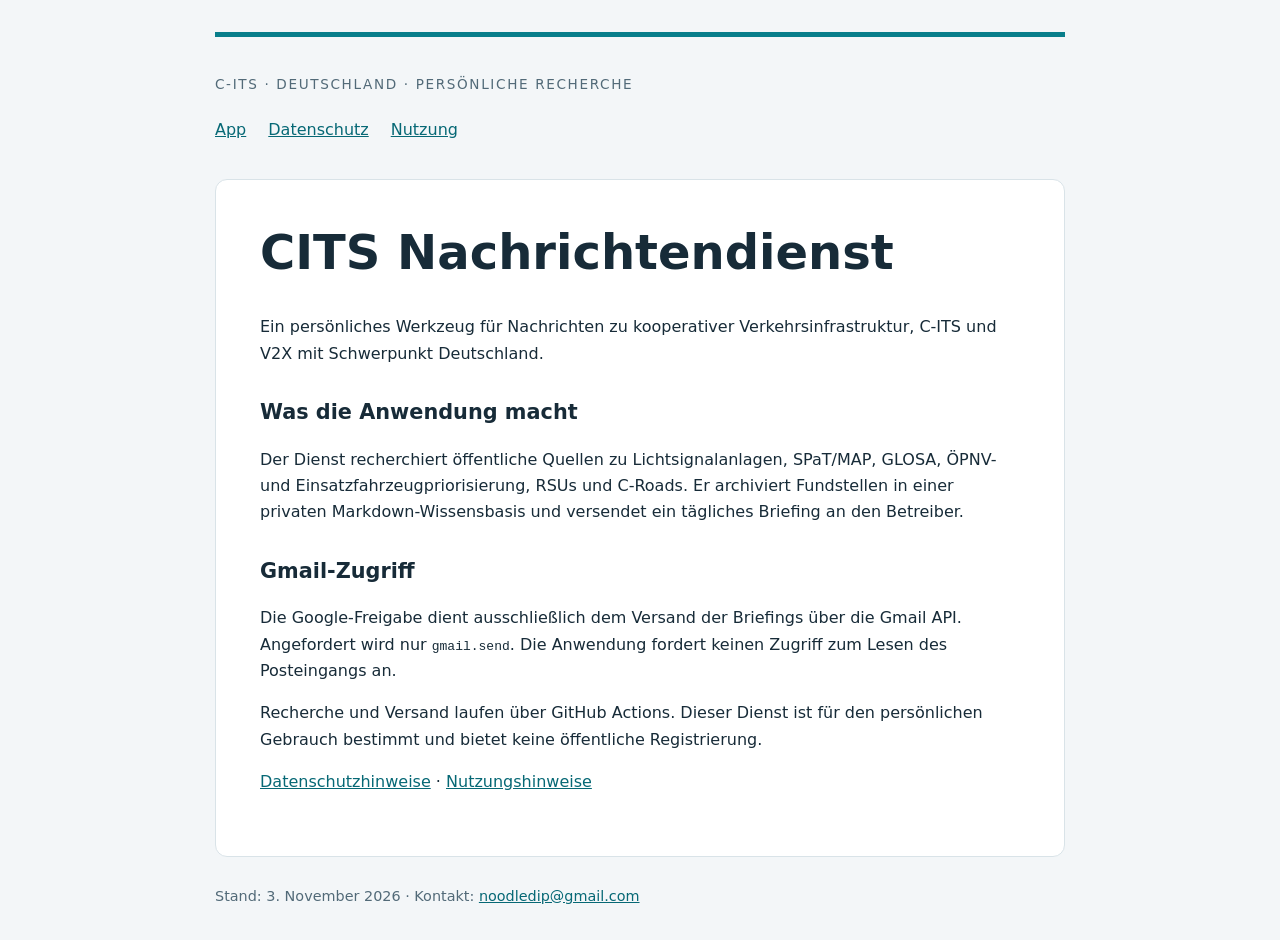
<file: index.html>
<!doctype html>
<html lang="de"><head><meta charset="utf-8"><meta name="viewport" content="width=device-width, initial-scale=1"><title>App · CITS Nachrichtendienst</title><meta name="description" content="Informationen zum persönlichen CITS Nachrichtendienst und seiner Verwendung der Gmail API."><link rel="stylesheet" href="style.css"></head><body><header><p class="tag">C-ITS · Deutschland · Persönliche Recherche</p><nav aria-label="Hauptnavigation"><a href="index.html">App</a><a href="datenschutz.html">Datenschutz</a><a href="nutzung.html">Nutzung</a></nav></header><main><h1>CITS Nachrichtendienst</h1><p>Ein persönliches Werkzeug für Nachrichten zu kooperativer Verkehrsinfrastruktur, C-ITS und V2X mit Schwerpunkt Deutschland.</p><h2>Was die Anwendung macht</h2><p>Der Dienst recherchiert öffentliche Quellen zu Lichtsignalanlagen, SPaT/MAP, GLOSA, ÖPNV- und Einsatzfahrzeugpriorisierung, RSUs und C-Roads. Er archiviert Fundstellen in einer privaten Markdown-Wissensbasis und versendet ein tägliches Briefing an den Betreiber.</p><h2>Gmail-Zugriff</h2><p>Die Google-Freigabe dient ausschließlich dem Versand der Briefings über die Gmail API. Angefordert wird nur <code>gmail.send</code>. Die Anwendung fordert keinen Zugriff zum Lesen des Posteingangs an.</p><p>Recherche und Versand laufen über GitHub Actions. Dieser Dienst ist für den persönlichen Gebrauch bestimmt und bietet keine öffentliche Registrierung.</p><p><a href="datenschutz.html">Datenschutzhinweise</a> · <a href="nutzung.html">Nutzungshinweise</a></p></main><footer>Stand: 3. November 2026 · Kontakt: <a href="mailto:noodledip@gmail.com">noodledip@gmail.com</a></footer></body></html>
</file>
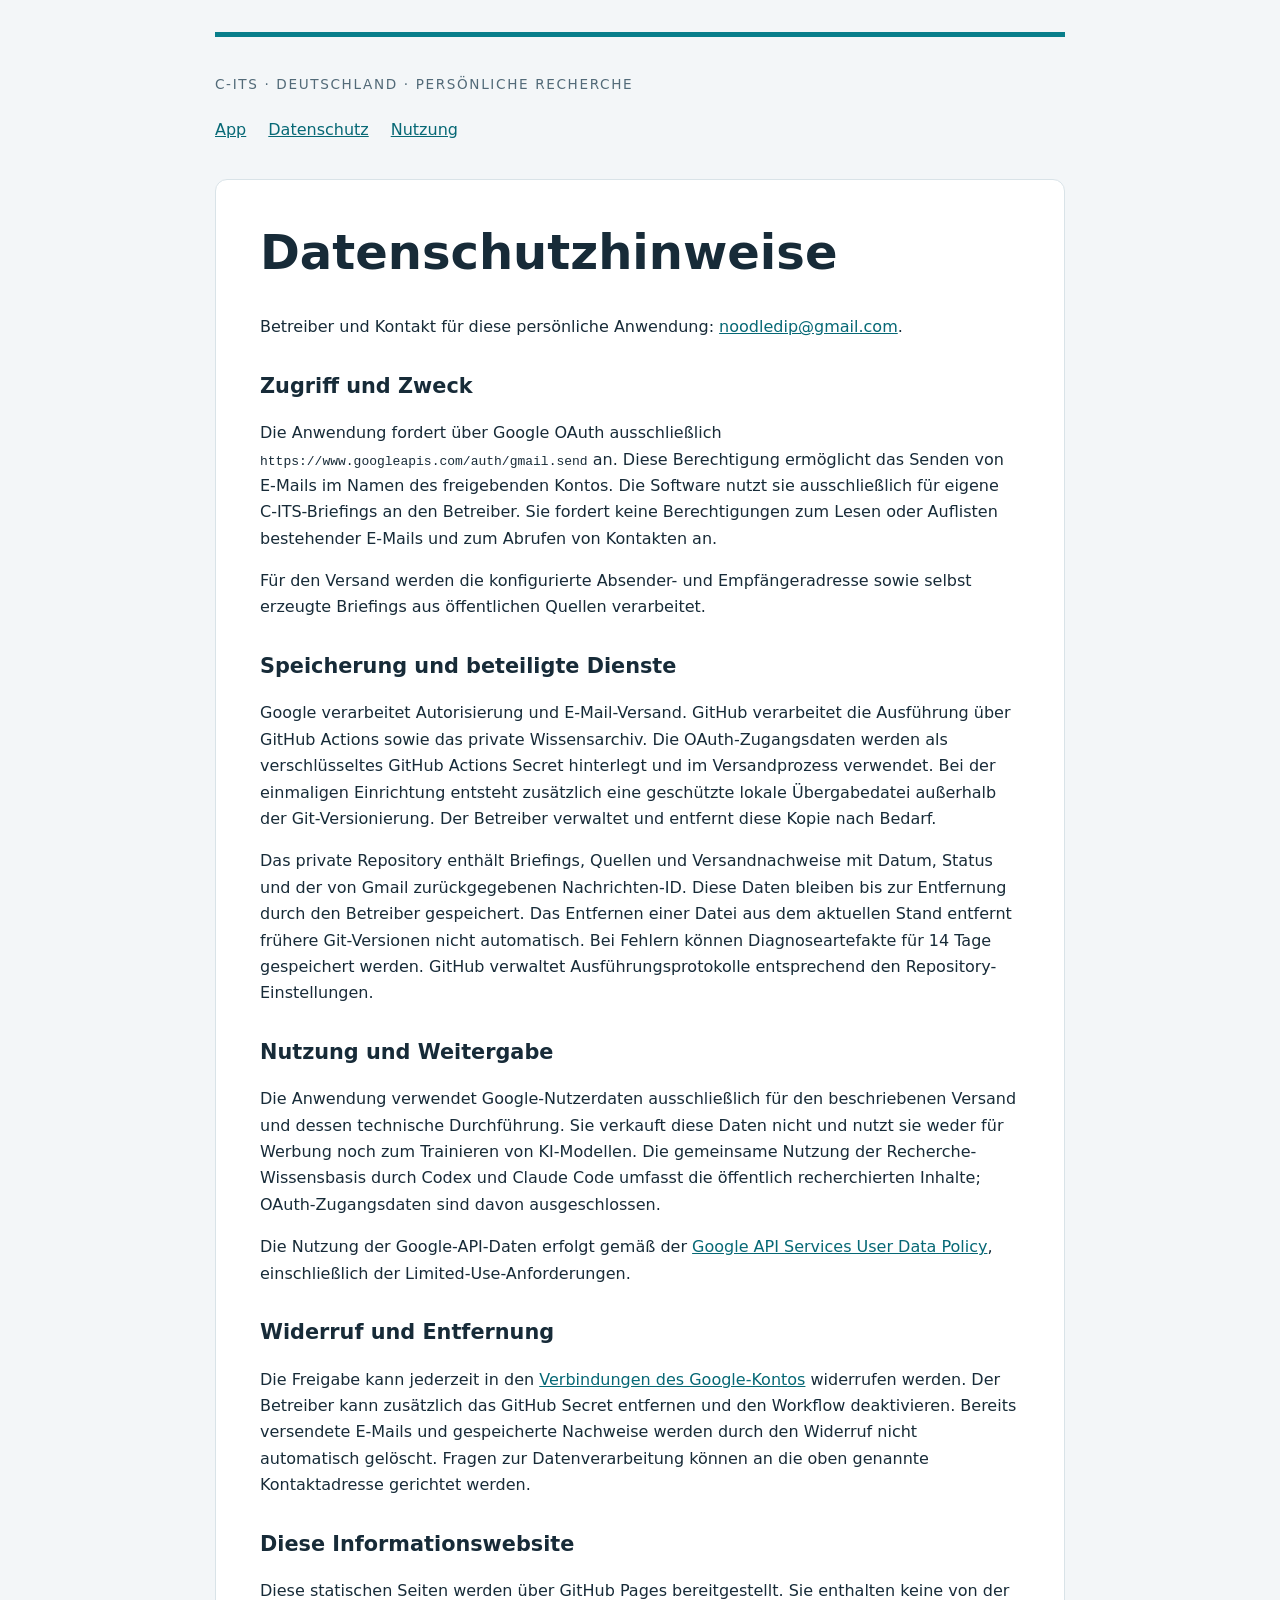
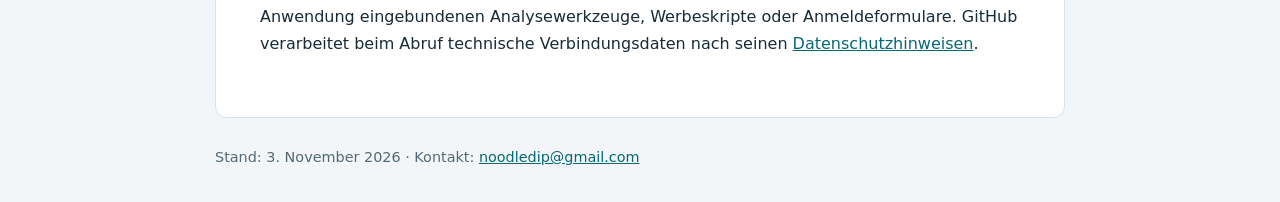
<file: datenschutz.html>
<!doctype html>
<html lang="de"><head><meta charset="utf-8"><meta name="viewport" content="width=device-width, initial-scale=1"><title>Datenschutz · CITS Nachrichtendienst</title><meta name="description" content="Informationen zum persönlichen CITS Nachrichtendienst und seiner Verwendung der Gmail API."><link rel="stylesheet" href="style.css"></head><body><header><p class="tag">C-ITS · Deutschland · Persönliche Recherche</p><nav aria-label="Hauptnavigation"><a href="index.html">App</a><a href="datenschutz.html">Datenschutz</a><a href="nutzung.html">Nutzung</a></nav></header><main><h1>Datenschutzhinweise</h1><p>Betreiber und Kontakt für diese persönliche Anwendung: <a href="mailto:noodledip@gmail.com">noodledip@gmail.com</a>.</p><h2>Zugriff und Zweck</h2><p>Die Anwendung fordert über Google OAuth ausschließlich <code>https://www.googleapis.com/auth/gmail.send</code> an. Diese Berechtigung ermöglicht das Senden von E-Mails im Namen des freigebenden Kontos. Die Software nutzt sie ausschließlich für eigene C-ITS-Briefings an den Betreiber. Sie fordert keine Berechtigungen zum Lesen oder Auflisten bestehender E-Mails und zum Abrufen von Kontakten an.</p><p>Für den Versand werden die konfigurierte Absender- und Empfängeradresse sowie selbst erzeugte Briefings aus öffentlichen Quellen verarbeitet.</p><h2>Speicherung und beteiligte Dienste</h2><p>Google verarbeitet Autorisierung und E-Mail-Versand. GitHub verarbeitet die Ausführung über GitHub Actions sowie das private Wissensarchiv. Die OAuth-Zugangsdaten werden als verschlüsseltes GitHub Actions Secret hinterlegt und im Versandprozess verwendet. Bei der einmaligen Einrichtung entsteht zusätzlich eine geschützte lokale Übergabedatei außerhalb der Git-Versionierung. Der Betreiber verwaltet und entfernt diese Kopie nach Bedarf.</p><p>Das private Repository enthält Briefings, Quellen und Versandnachweise mit Datum, Status und der von Gmail zurückgegebenen Nachrichten-ID. Diese Daten bleiben bis zur Entfernung durch den Betreiber gespeichert. Das Entfernen einer Datei aus dem aktuellen Stand entfernt frühere Git-Versionen nicht automatisch. Bei Fehlern können Diagnoseartefakte für 14 Tage gespeichert werden. GitHub verwaltet Ausführungsprotokolle entsprechend den Repository-Einstellungen.</p><h2>Nutzung und Weitergabe</h2><p>Die Anwendung verwendet Google-Nutzerdaten ausschließlich für den beschriebenen Versand und dessen technische Durchführung. Sie verkauft diese Daten nicht und nutzt sie weder für Werbung noch zum Trainieren von KI-Modellen. Die gemeinsame Nutzung der Recherche-Wissensbasis durch Codex und Claude Code umfasst die öffentlich recherchierten Inhalte; OAuth-Zugangsdaten sind davon ausgeschlossen.</p><p>Die Nutzung der Google-API-Daten erfolgt gemäß der <a href="https://developers.google.com/terms/api-services-user-data-policy">Google API Services User Data Policy</a>, einschließlich der Limited-Use-Anforderungen.</p><h2>Widerruf und Entfernung</h2><p>Die Freigabe kann jederzeit in den <a href="https://myaccount.google.com/connections">Verbindungen des Google-Kontos</a> widerrufen werden. Der Betreiber kann zusätzlich das GitHub Secret entfernen und den Workflow deaktivieren. Bereits versendete E-Mails und gespeicherte Nachweise werden durch den Widerruf nicht automatisch gelöscht. Fragen zur Datenverarbeitung können an die oben genannte Kontaktadresse gerichtet werden.</p><h2>Diese Informationswebsite</h2><p>Diese statischen Seiten werden über GitHub Pages bereitgestellt. Sie enthalten keine von der Anwendung eingebundenen Analysewerkzeuge, Werbeskripte oder Anmeldeformulare. GitHub verarbeitet beim Abruf technische Verbindungsdaten nach seinen <a href="https://docs.github.com/en/site-policy/privacy-policies/github-general-privacy-statement">Datenschutzhinweisen</a>.</p></main><footer>Stand: 3. November 2026 · Kontakt: <a href="mailto:noodledip@gmail.com">noodledip@gmail.com</a></footer></body></html>
</file>
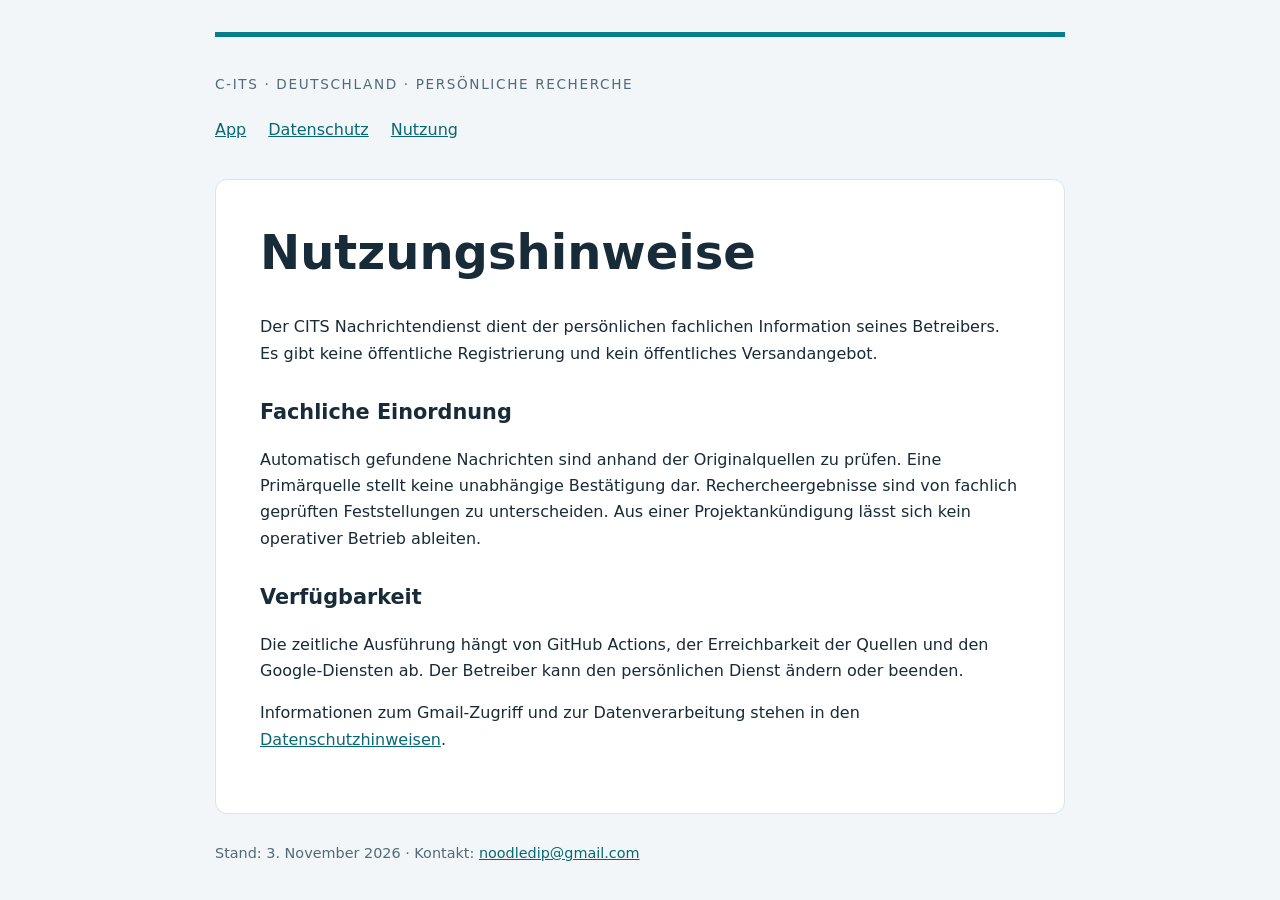
<file: nutzung.html>
<!doctype html>
<html lang="de"><head><meta charset="utf-8"><meta name="viewport" content="width=device-width, initial-scale=1"><title>Nutzung · CITS Nachrichtendienst</title><meta name="description" content="Informationen zum persönlichen CITS Nachrichtendienst und seiner Verwendung der Gmail API."><link rel="stylesheet" href="style.css"></head><body><header><p class="tag">C-ITS · Deutschland · Persönliche Recherche</p><nav aria-label="Hauptnavigation"><a href="index.html">App</a><a href="datenschutz.html">Datenschutz</a><a href="nutzung.html">Nutzung</a></nav></header><main><h1>Nutzungshinweise</h1><p>Der CITS Nachrichtendienst dient der persönlichen fachlichen Information seines Betreibers. Es gibt keine öffentliche Registrierung und kein öffentliches Versandangebot.</p><h2>Fachliche Einordnung</h2><p>Automatisch gefundene Nachrichten sind anhand der Originalquellen zu prüfen. Eine Primärquelle stellt keine unabhängige Bestätigung dar. Rechercheergebnisse sind von fachlich geprüften Feststellungen zu unterscheiden. Aus einer Projektankündigung lässt sich kein operativer Betrieb ableiten.</p><h2>Verfügbarkeit</h2><p>Die zeitliche Ausführung hängt von GitHub Actions, der Erreichbarkeit der Quellen und den Google-Diensten ab. Der Betreiber kann den persönlichen Dienst ändern oder beenden.</p><p>Informationen zum Gmail-Zugriff und zur Datenverarbeitung stehen in den <a href="datenschutz.html">Datenschutzhinweisen</a>.</p></main><footer>Stand: 3. November 2026 · Kontakt: <a href="mailto:noodledip@gmail.com">noodledip@gmail.com</a></footer></body></html>
</file>
<file: style.css>
:root{font-family:system-ui,sans-serif;color:#172b38;background:#f3f6f8;line-height:1.65}body{max-width:850px;margin:0 auto;padding:32px 22px}header{border-top:5px solid #087e8b;padding-top:22px}nav{display:flex;flex-wrap:wrap;gap:22px;margin:22px 0 36px}a{color:#066875}main{background:white;border:1px solid #d9e3e8;border-radius:12px;padding:clamp(22px,5vw,44px)}h1{line-height:1.2;font-size:clamp(2rem,5vw,3rem);margin-top:0}h2{font-size:1.3rem;margin-top:28px}.tag{font-size:.85rem;letter-spacing:.12em;text-transform:uppercase;color:#526a78}footer{font-size:.9rem;color:#526a78;margin-top:28px}code{overflow-wrap:anywhere}
</file>
